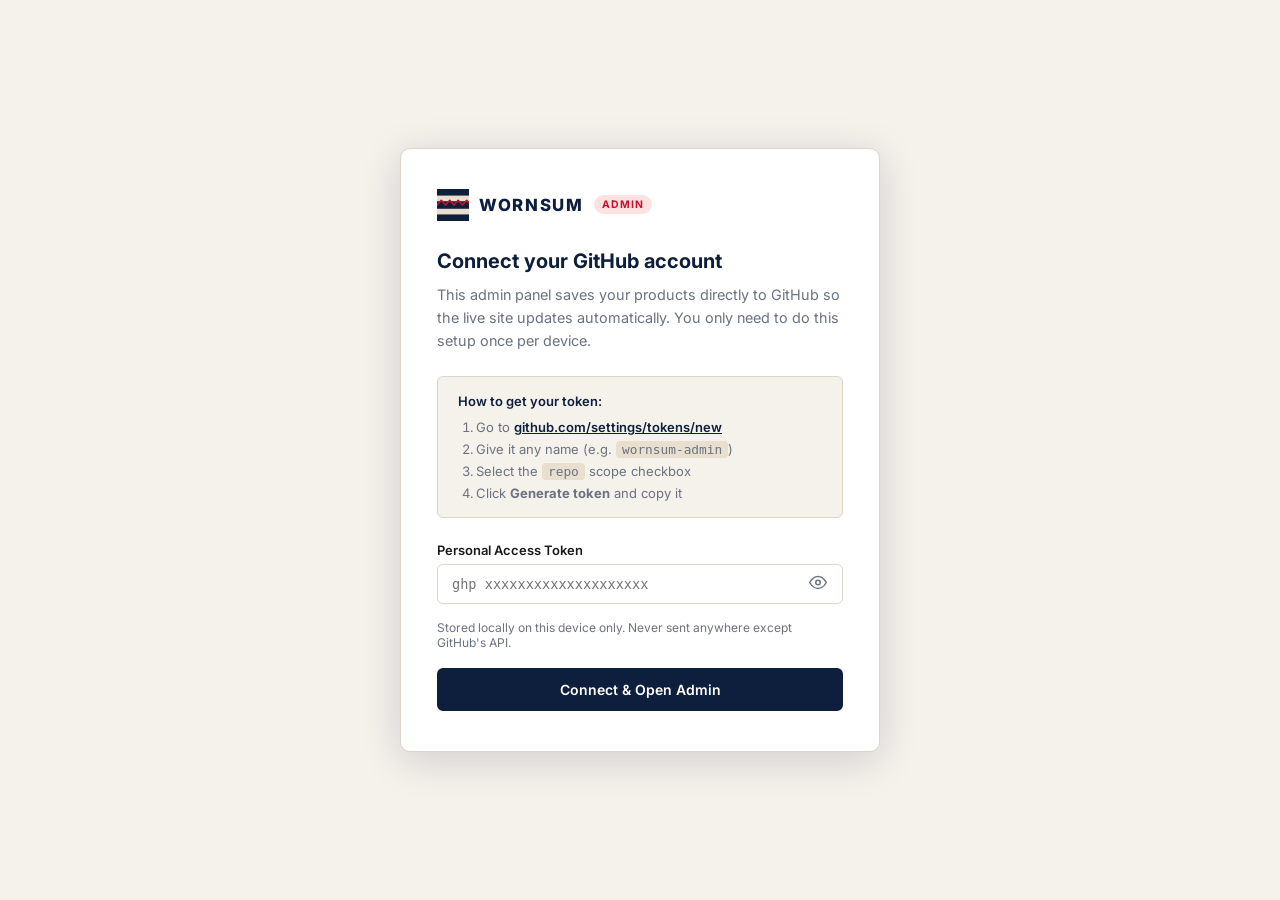
<file: admin.html>
<!DOCTYPE html>
<html lang="en">
<head>
  <meta charset="UTF-8" />
  <meta name="viewport" content="width=device-width, initial-scale=1.0, maximum-scale=1.0" />
  <title>Admin — Wornsum</title>
  <link rel="preconnect" href="https://fonts.googleapis.com" />
  <link rel="preconnect" href="https://fonts.gstatic.com" crossorigin />
  <link href="https://fonts.googleapis.com/css2?family=Inter:wght@400;500;600;700;800&display=swap" rel="stylesheet" />
  <style>
    /* ── Tokens (mirrors style.css) ─────────────────────── */
    :root {
      --navy:       #0D1F3C;
      --white:      #FFFFFF;
      --red:        #C8102E;
      --cream:      #E8DFCF;
      --bg:         #F5F1EB;
      --text:       #1A1A1A;
      --muted:      #6B7280;
      --border:     #DDD6C8;
      --green:      #16a34a;
      --green-bg:   #DCFCE7;
      --red-bg:     #FEE2E2;
      --radius:     10px;
      --radius-sm:  6px;
      --ease:       0.2s ease;
      --font:       'Inter', system-ui, sans-serif;
      --nav-h:      64px;
      --shadow:     0 4px 20px rgba(13,31,60,.10);
      --shadow-lg:  0 8px 40px rgba(13,31,60,.16);
    }

    /* ── Reset ───────────────────────────────────────────── */
    *, *::before, *::after { box-sizing: border-box; margin: 0; padding: 0; }
    html  { scroll-behavior: smooth; }
    body  {
      font-family: var(--font);
      background: var(--bg);
      color: var(--text);
      -webkit-font-smoothing: antialiased;
      min-height: 100vh;
    }
    img   { display: block; max-width: 100%; }
    a     { text-decoration: none; color: inherit; }
    button { font-family: var(--font); cursor: pointer; border: none; background: none; }
    input, select, textarea { font-family: var(--font); }

    /* ── Buttons ─────────────────────────────────────────── */
    .btn {
      display: inline-flex; align-items: center; justify-content: center; gap: 6px;
      padding: 11px 22px; border-radius: var(--radius-sm);
      font-size: 0.875rem; font-weight: 600;
      border: 2px solid transparent;
      transition: all var(--ease); cursor: pointer; white-space: nowrap;
    }
    .btn-primary { background: var(--navy); color: var(--white); border-color: var(--navy); }
    .btn-primary:hover:not(:disabled) { background: var(--red); border-color: var(--red); }
    .btn-primary:disabled { opacity: .55; cursor: not-allowed; }
    .btn-ghost   { background: transparent; color: var(--navy); border-color: var(--border); }
    .btn-ghost:hover { border-color: var(--navy); background: var(--bg); }
    .btn-danger  { background: transparent; color: var(--red); border-color: #FCA5A5; }
    .btn-danger:hover { background: var(--red-bg); border-color: var(--red); }
    .btn-sm      { padding: 7px 14px; font-size: 0.8125rem; }
    .btn-full    { width: 100%; }
    .btn-icon    {
      width: 38px; height: 38px; padding: 0; border-radius: var(--radius-sm);
      display: inline-flex; align-items: center; justify-content: center;
    }

    /* ── Form elements ───────────────────────────────────── */
    .form-group { margin-bottom: 18px; }
    .form-group label {
      display: block; margin-bottom: 6px;
      font-size: 0.8125rem; font-weight: 600; color: var(--text);
    }
    .form-group input,
    .form-group select,
    .form-group textarea {
      width: 100%; padding: 11px 14px;
      border: 1.5px solid var(--border); border-radius: var(--radius-sm);
      font-size: 0.9375rem; color: var(--text); background: var(--white);
      outline: none; appearance: none;
      transition: border-color var(--ease), box-shadow var(--ease);
    }
    .form-group input:focus,
    .form-group select:focus,
    .form-group textarea:focus {
      border-color: var(--navy);
      box-shadow: 0 0 0 3px rgba(13,31,60,.08);
    }
    .form-group textarea { resize: vertical; min-height: 90px; line-height: 1.6; }
    .form-row { display: grid; grid-template-columns: 1fr 1fr; gap: 12px; }
    .form-hint { font-size: 0.75rem; color: var(--muted); margin-top: 4px; }

    /* ── Toggle switch ───────────────────────────────────── */
    .toggle-row {
      display: flex; align-items: center; justify-content: space-between;
      padding: 14px 16px; background: var(--bg); border-radius: var(--radius-sm);
      border: 1.5px solid var(--border);
    }
    .toggle-label { font-size: 0.875rem; font-weight: 600; }
    .toggle-desc  { font-size: 0.75rem; color: var(--muted); margin-top: 2px; }
    .switch       { position: relative; width: 44px; height: 24px; flex-shrink: 0; }
    .switch input { opacity: 0; width: 0; height: 0; }
    .switch-track {
      position: absolute; inset: 0; border-radius: 12px;
      background: var(--border); transition: background var(--ease); cursor: pointer;
    }
    .switch-track::before {
      content: ''; position: absolute;
      width: 18px; height: 18px; border-radius: 50%;
      top: 3px; left: 3px; background: white;
      transition: transform var(--ease);
      box-shadow: 0 1px 4px rgba(0,0,0,.2);
    }
    .switch input:checked + .switch-track { background: var(--navy); }
    .switch input:checked + .switch-track::before { transform: translateX(20px); }

    /* ── Admin navbar ────────────────────────────────────── */
    .admin-nav {
      position: sticky; top: 0; z-index: 100;
      height: var(--nav-h);
      background: var(--white);
      border-bottom: 1px solid var(--border);
      box-shadow: 0 2px 0 0 rgba(200,16,46,.12);
      display: flex; align-items: center;
    }
    .admin-nav-inner {
      max-width: 1200px; width: 100%; margin: 0 auto;
      padding: 0 20px;
      display: flex; align-items: center; justify-content: space-between; gap: 12px;
    }
    .admin-logo {
      display: flex; align-items: center; gap: 10px;
      font-weight: 800; font-size: 1rem; letter-spacing: .08em;
      color: var(--navy); text-transform: uppercase;
    }
    .admin-pill {
      font-size: 0.65rem; font-weight: 700; letter-spacing: .1em;
      text-transform: uppercase; color: var(--red);
      background: #FEE2E2; padding: 3px 8px; border-radius: 100px;
    }
    .admin-nav-actions { display: flex; align-items: center; gap: 8px; }

    /* ── Page wrapper ────────────────────────────────────── */
    .admin-page { max-width: 1200px; margin: 0 auto; padding: 32px 20px 80px; }

    /* ── Section header ──────────────────────────────────── */
    .section-hd {
      display: flex; align-items: center; justify-content: space-between;
      margin-bottom: 24px; gap: 12px;
    }
    .section-title { font-size: 1.25rem; font-weight: 700; color: var(--navy); }
    .section-count {
      font-size: 0.8125rem; color: var(--muted); font-weight: 500; margin-top: 2px;
    }

    /* ── Loading state ───────────────────────────────────── */
    .loading-wrap {
      display: flex; flex-direction: column; align-items: center;
      padding: 80px 24px; gap: 16px;
    }
    .spinner {
      width: 40px; height: 40px; border-radius: 50%;
      border: 3px solid var(--border);
      border-top-color: var(--navy);
      animation: spin .8s linear infinite;
    }
    @keyframes spin { to { transform: rotate(360deg); } }
    .loading-text { font-size: 0.9375rem; color: var(--muted); }

    /* ── Product grid (admin) ────────────────────────────── */
    .admin-grid {
      display: grid;
      grid-template-columns: repeat(auto-fill, minmax(260px, 1fr));
      gap: 20px;
    }
    .admin-card {
      background: var(--white); border: 1px solid var(--border);
      border-radius: var(--radius); overflow: hidden;
      transition: box-shadow var(--ease);
    }
    .admin-card:hover { box-shadow: var(--shadow); }
    .admin-card-img {
      aspect-ratio: 1; background: var(--cream); overflow: hidden; position: relative;
    }
    .admin-card-img img { width: 100%; height: 100%; object-fit: cover; }
    .featured-chip {
      position: absolute; top: 10px; left: 10px;
      font-size: 0.65rem; font-weight: 700; letter-spacing: .08em;
      text-transform: uppercase; color: var(--white);
      background: var(--navy); padding: 3px 9px; border-radius: 100px;
    }
    .admin-card-body { padding: 14px 16px 16px; }
    .admin-card-name { font-weight: 700; color: var(--text); margin-bottom: 6px; font-size: 0.9375rem; }
    .admin-card-meta { display: flex; gap: 6px; flex-wrap: wrap; margin-bottom: 14px; }
    .meta-tag {
      font-size: 0.7rem; font-weight: 600;
      padding: 2px 8px; border-radius: 100px;
    }
    .meta-price { background: var(--navy); color: var(--white); }
    .meta-size  { background: var(--cream); color: var(--text); }
    .meta-cat   { background: var(--bg); color: var(--muted); border: 1px solid var(--border); }
    .admin-card-actions { display: flex; gap: 8px; }

    /* ── Empty state ─────────────────────────────────────── */
    .empty-state {
      grid-column: 1 / -1;
      display: flex; flex-direction: column; align-items: center;
      padding: 72px 24px; text-align: center; gap: 12px;
    }
    .empty-icon { color: var(--border); margin-bottom: 4px; }
    .empty-title { font-size: 1.125rem; font-weight: 700; color: var(--navy); }
    .empty-sub   { font-size: 0.9rem; color: var(--muted); max-width: 260px; }

    /* ── Setup screen ────────────────────────────────────── */
    #setup-screen {
      min-height: 100vh; display: flex; align-items: center; justify-content: center;
      padding: 24px; background: var(--bg);
    }
    .setup-card {
      background: var(--white); border: 1px solid var(--border);
      border-radius: var(--radius); padding: 40px 36px;
      max-width: 480px; width: 100%;
      box-shadow: var(--shadow-lg);
    }
    .setup-logo { display: flex; align-items: center; gap: 10px; margin-bottom: 28px; }
    .setup-logo-text { font-weight: 800; font-size: 1.05rem; letter-spacing: .1em; text-transform: uppercase; color: var(--navy); }
    .setup-title { font-size: 1.25rem; font-weight: 700; color: var(--navy); margin-bottom: 10px; }
    .setup-sub   { font-size: 0.9rem; color: var(--muted); margin-bottom: 24px; line-height: 1.6; }
    .setup-steps {
      background: var(--bg); border-radius: var(--radius-sm); padding: 16px 20px;
      margin-bottom: 24px; border: 1px solid var(--border);
    }
    .setup-steps p { font-size: 0.8125rem; font-weight: 600; color: var(--navy); margin-bottom: 10px; }
    .setup-steps ol { padding-left: 18px; display: flex; flex-direction: column; gap: 6px; }
    .setup-steps li { font-size: 0.8125rem; color: var(--muted); }
    .setup-steps a  { color: var(--navy); text-decoration: underline; font-weight: 600; }
    .setup-steps code {
      background: var(--cream); padding: 1px 6px; border-radius: 4px;
      font-family: monospace; font-size: 0.8rem;
    }
    .token-input-wrap { position: relative; margin-bottom: 16px; }
    .token-input-wrap input { padding-right: 42px; font-family: monospace; font-size: 0.85rem; }
    .token-toggle {
      position: absolute; right: 12px; top: 50%; transform: translateY(-50%);
      color: var(--muted); padding: 4px; cursor: pointer;
    }

    /* ── Modal overlay ───────────────────────────────────── */
    .modal-overlay {
      position: fixed; inset: 0; z-index: 300;
      background: rgba(13,31,60,.4);
      backdrop-filter: blur(4px);
      display: flex; align-items: flex-end; justify-content: center;
      opacity: 0; pointer-events: none; transition: opacity var(--ease);
    }
    .modal-overlay.open { opacity: 1; pointer-events: all; }

    .modal-sheet {
      background: var(--white);
      border-radius: 16px 16px 0 0;
      width: 100%; max-height: 92vh;
      overflow-y: auto; overflow-x: hidden;
      transform: translateY(100%); transition: transform .3s cubic-bezier(.32,.72,0,1);
      -webkit-overflow-scrolling: touch;
    }
    .modal-overlay.open .modal-sheet { transform: translateY(0); }

    @media (min-width: 640px) {
      .modal-overlay { align-items: center; }
      .modal-sheet {
        border-radius: var(--radius);
        width: min(560px, 95vw); max-height: 88vh;
        transform: scale(.95) translateY(8px);
        transition: transform .25s cubic-bezier(.32,.72,0,1), opacity .25s ease;
        opacity: 0;
      }
      .modal-overlay.open .modal-sheet { transform: scale(1) translateY(0); opacity: 1; }
    }

    .modal-drag {
      width: 40px; height: 4px; border-radius: 2px;
      background: var(--border); margin: 14px auto 0;
    }
    @media (min-width: 640px) { .modal-drag { display: none; } }

    .modal-header {
      padding: 20px 24px 0;
      display: flex; align-items: center; justify-content: space-between;
      position: sticky; top: 0; background: var(--white); z-index: 1;
      border-bottom: 1px solid var(--border); padding-bottom: 16px;
    }
    .modal-title { font-size: 1.125rem; font-weight: 700; color: var(--navy); }
    .modal-close {
      width: 32px; height: 32px; border-radius: 50%;
      display: flex; align-items: center; justify-content: center;
      font-size: 1.2rem; color: var(--muted);
      transition: background var(--ease);
    }
    .modal-close:hover { background: var(--bg); color: var(--text); }

    .modal-body   { padding: 24px; }
    .modal-footer {
      padding: 16px 24px 24px; display: flex; gap: 10px;
      position: sticky; bottom: 0; background: var(--white);
      border-top: 1px solid var(--border);
    }
    @media (max-width: 639px) {
      .modal-footer { padding-bottom: max(24px, env(safe-area-inset-bottom)); }
    }

    /* ── Multi-image grid ────────────────────────────────── */
    .image-grid {
      display: grid;
      grid-template-columns: repeat(auto-fill, minmax(90px, 1fr));
      gap: 8px; margin-bottom: 20px;
    }
    .img-thumb {
      aspect-ratio: 1; border-radius: var(--radius-sm);
      overflow: hidden; position: relative; background: var(--cream);
    }
    .img-thumb img { width: 100%; height: 100%; object-fit: cover; display: block; }
    .thumb-cover {
      position: absolute; bottom: 0; left: 0; right: 0;
      background: rgba(13,31,60,.72); color: white;
      font-size: 0.55rem; font-weight: 700; text-align: center;
      padding: 3px; text-transform: uppercase; letter-spacing: .06em;
    }
    .thumb-remove {
      position: absolute; top: 4px; right: 4px;
      width: 20px; height: 20px; border-radius: 50%;
      background: rgba(200,16,46,.85); color: white;
      font-size: 1rem; line-height: 20px; text-align: center;
      cursor: pointer; border: none; font-family: var(--font);
    }
    .image-add-tile {
      aspect-ratio: 1; border: 2px dashed var(--border); border-radius: var(--radius-sm);
      display: flex; flex-direction: column; align-items: center; justify-content: center;
      gap: 5px; cursor: pointer; position: relative;
      background: var(--bg); transition: border-color var(--ease), background var(--ease);
    }
    .image-add-tile:hover { border-color: var(--navy); background: var(--cream); }
    .image-add-tile input { position: absolute; inset: 0; opacity: 0; cursor: pointer; width: 100%; height: 100%; }
    .image-add-tile svg { color: var(--muted); }
    .image-add-tile span { font-size: 0.7rem; font-weight: 600; color: var(--muted); }

    /* ── Delete confirm modal ────────────────────────────── */
    .confirm-overlay {
      position: fixed; inset: 0; z-index: 400;
      background: rgba(13,31,60,.5); backdrop-filter: blur(4px);
      display: flex; align-items: center; justify-content: center; padding: 24px;
      opacity: 0; pointer-events: none; transition: opacity var(--ease);
    }
    .confirm-overlay.open { opacity: 1; pointer-events: all; }
    .confirm-card {
      background: var(--white); border-radius: var(--radius);
      padding: 28px; max-width: 380px; width: 100%;
      box-shadow: var(--shadow-lg);
      transform: scale(.96); transition: transform .2s ease;
    }
    .confirm-overlay.open .confirm-card { transform: scale(1); }
    .confirm-card h3 { font-size: 1.0625rem; font-weight: 700; color: var(--navy); margin-bottom: 8px; }
    .confirm-card p  { font-size: 0.9rem; color: var(--muted); margin-bottom: 24px; line-height: 1.6; }
    .confirm-actions { display: flex; gap: 10px; justify-content: flex-end; }

    /* ── Toast ───────────────────────────────────────────── */
    #toast-wrap {
      position: fixed; bottom: 24px; left: 50%; transform: translateX(-50%);
      z-index: 500; display: flex; flex-direction: column; align-items: center; gap: 8px;
      pointer-events: none;
    }
    .toast {
      display: flex; align-items: center; gap: 10px;
      padding: 12px 20px; border-radius: 100px;
      font-size: 0.875rem; font-weight: 600; white-space: nowrap;
      box-shadow: var(--shadow-lg);
      animation: toastIn .25s ease, toastOut .3s ease 2.5s forwards;
    }
    .toast-success { background: var(--navy); color: white; }
    .toast-error   { background: var(--red);  color: white; }
    @keyframes toastIn  { from { opacity:0; transform: translateY(12px); } to { opacity:1; transform: translateY(0); } }
    @keyframes toastOut { from { opacity:1; } to { opacity:0; transform: translateY(8px); } }

    /* ── Save status indicator ───────────────────────────── */
    .save-status {
      font-size: 0.8125rem; color: var(--muted); display: flex; align-items: center; gap: 6px;
    }
    .save-dot { width: 7px; height: 7px; border-radius: 50%; background: var(--green); }

    /* ── FAB (mobile add button) ─────────────────────────── */
    .fab {
      position: fixed; bottom: 24px; right: 20px; z-index: 90;
      width: 56px; height: 56px; border-radius: 50%;
      background: var(--navy); color: white;
      display: none; align-items: center; justify-content: center;
      box-shadow: var(--shadow-lg); font-size: 1.5rem;
      transition: background var(--ease), transform var(--ease);
    }
    .fab:hover { background: var(--red); transform: scale(1.05); }
    @media (max-width: 640px) {
      .fab { display: flex; }
      .desktop-add-btn { display: none !important; }
    }

    /* ── Drop schedule card ──────────────────────────────── */
    .drop-card {
      background: var(--white);
      border: 1px solid var(--border);
      border-left: 4px solid var(--navy);
      border-radius: var(--radius);
      padding: 20px 24px;
      margin-bottom: 28px;
    }
    .drop-card-top {
      display: flex; align-items: flex-start; justify-content: space-between;
      gap: 12px; margin-bottom: 14px;
    }
    .drop-card-lbl  { font-size: 0.72rem; font-weight: 700; letter-spacing: .09em; text-transform: uppercase; color: var(--muted); margin-bottom: 3px; }
    .drop-card-stat { font-size: 0.9rem; font-weight: 600; color: var(--navy); }
    .drop-badge {
      font-size: 0.65rem; font-weight: 700; letter-spacing: .07em;
      text-transform: uppercase; padding: 4px 10px; border-radius: 100px; white-space: nowrap; flex-shrink: 0;
    }
    .drop-badge-live  { background: #dcfce7; color: #15803d; }
    .drop-badge-sched { background: #fef3c7; color: #b45309; }
    .drop-controls { display: flex; gap: 10px; align-items: center; flex-wrap: wrap; }
    .drop-dt-input {
      padding: 9px 12px; border: 1.5px solid var(--border); border-radius: var(--radius-sm);
      font-family: var(--font); font-size: 0.875rem; color: var(--text); background: var(--white);
      outline: none; flex: 1; min-width: 190px; transition: border-color var(--ease);
    }
    .drop-dt-input:focus { border-color: var(--navy); }
    .drop-actions { display: flex; gap: 8px; margin-top: 10px; flex-wrap: wrap; }
    .btn-green { background: #16a34a; color: white; border-color: #16a34a; }
    .btn-green:hover { background: #15803d; border-color: #15803d; }

    /* ── Sold state ──────────────────────────────────────── */
    .admin-sold-overlay {
      position: absolute; inset: 0;
      background: rgba(13,31,60,.32);
      display: flex; align-items: center; justify-content: center;
      pointer-events: none;
    }
    .admin-sold-stamp {
      background: white; color: var(--navy);
      font-size: 0.65rem; font-weight: 800; letter-spacing: .12em;
      text-transform: uppercase; padding: 5px 12px; border-radius: 100px;
      transform: rotate(-12deg);
    }
    .btn-sold     { background: #16a34a; color: white; border-color: #16a34a; }
    .btn-sold:hover { background: #15803d; border-color: #15803d; }
    .btn-avail    { background: transparent; color: var(--muted); border-color: var(--border); }
    .btn-avail:hover { border-color: #16a34a; color: #16a34a; }

    /* ── Product status chips ────────────────────────────── */
    .status-chip {
      position: absolute; top: 10px; right: 10px;
      font-size: 0.6rem; font-weight: 700; letter-spacing: .08em; text-transform: uppercase;
      padding: 3px 8px; border-radius: 100px; cursor: pointer;
      transition: opacity 0.15s ease; user-select: none;
    }
    .status-chip:hover { opacity: 0.75; }
    .chip-live  { background: #dcfce7; color: #15803d; }
    .chip-draft { background: rgba(245,241,235,.96); color: #6B7280; border: 1px solid #DDD6C8; }

    /* ── Responsive ──────────────────────────────────────── */
    @media (max-width: 480px) {
      .setup-card { padding: 28px 20px; }
      .form-row { grid-template-columns: 1fr; }
      .admin-card-actions .btn span { display: none; }
    }
  </style>
</head>
<body>

<!-- ── Toast container ──────────────────────────────────── -->
<div id="toast-wrap"></div>

<!-- ── Delete confirm modal ─────────────────────────────── -->
<div class="confirm-overlay" id="confirm-overlay">
  <div class="confirm-card">
    <h3>Delete Product?</h3>
    <p id="confirm-msg">This will permanently remove the product from your store.</p>
    <div class="confirm-actions">
      <button class="btn btn-ghost btn-sm" onclick="closeConfirm()">Cancel</button>
      <button class="btn btn-danger btn-sm" id="confirm-ok-btn">Delete</button>
    </div>
  </div>
</div>

<!-- ═══════════════════════════════════════════════════════
     SETUP SCREEN (shown until token is entered)
     ═══════════════════════════════════════════════════════ -->
<div id="setup-screen" style="display:none;">
  <div class="setup-card">
    <div class="setup-logo">
      <svg width="32" height="32" viewBox="0 0 34 34" fill="none">
        <rect width="34" height="34" rx="4" fill="#E8DFCF"/>
        <rect y="0" width="34" height="7" fill="#0D1F3C"/>
        <rect y="13" width="34" height="8" fill="#0D1F3C"/>
        <rect y="27" width="34" height="7" fill="#0D1F3C"/>
        <polyline points="0,17 4.5,12 9,17 13.5,12 18,17 22.5,12 27,17 31.5,12 34,14.5"
          stroke="#C8102E" stroke-width="1.8" fill="none" stroke-linecap="round" stroke-linejoin="round"/>
      </svg>
      <span class="setup-logo-text">Wornsum</span>
      <span class="admin-pill">Admin</span>
    </div>

    <h2 class="setup-title">Connect your GitHub account</h2>
    <p class="setup-sub">
      This admin panel saves your products directly to GitHub so the live site updates automatically. You only need to do this setup once per device.
    </p>

    <div class="setup-steps">
      <p>How to get your token:</p>
      <ol>
        <li>Go to <a href="https://github.com/settings/tokens/new" target="_blank">github.com/settings/tokens/new</a></li>
        <li>Give it any name (e.g. <code>wornsum-admin</code>)</li>
        <li>Select the <code>repo</code> scope checkbox</li>
        <li>Click <strong>Generate token</strong> and copy it</li>
      </ol>
    </div>

    <div class="form-group">
      <label for="token-input">Personal Access Token</label>
      <div class="token-input-wrap">
        <input type="password" id="token-input" placeholder="ghp_xxxxxxxxxxxxxxxxxxxx"
               autocomplete="off" spellcheck="false" />
        <button class="token-toggle" onclick="toggleTokenVisibility()" id="token-toggle-btn" type="button">
          <svg id="eye-icon" width="18" height="18" viewBox="0 0 24 24" fill="none" stroke="currentColor" stroke-width="2" stroke-linecap="round" stroke-linejoin="round">
            <path d="M1 12s4-8 11-8 11 8 11 8-4 8-11 8-11-8-11-8z"/><circle cx="12" cy="12" r="3"/>
          </svg>
        </button>
      </div>
      <p class="form-hint">Stored locally on this device only. Never sent anywhere except GitHub's API.</p>
    </div>

    <button class="btn btn-primary btn-full" onclick="connectGitHub()" id="connect-btn">
      Connect &amp; Open Admin
    </button>
  </div>
</div>

<!-- ═══════════════════════════════════════════════════════
     MAIN ADMIN UI
     ═══════════════════════════════════════════════════════ -->
<div id="admin-main" style="display:none;">

  <!-- Navbar -->
  <nav class="admin-nav">
    <div class="admin-nav-inner">
      <div class="admin-logo">
        <svg width="30" height="30" viewBox="0 0 34 34" fill="none">
          <rect width="34" height="34" rx="4" fill="#E8DFCF"/>
          <rect y="0" width="34" height="7" fill="#0D1F3C"/>
          <rect y="13" width="34" height="8" fill="#0D1F3C"/>
          <rect y="27" width="34" height="7" fill="#0D1F3C"/>
          <polyline points="0,17 4.5,12 9,17 13.5,12 18,17 22.5,12 27,17 31.5,12 34,14.5"
            stroke="#C8102E" stroke-width="1.8" fill="none" stroke-linecap="round" stroke-linejoin="round"/>
        </svg>
        <span>Wornsum</span>
        <span class="admin-pill">Admin</span>
      </div>
      <div class="admin-nav-actions">
        <a href="index.html" class="btn btn-ghost btn-sm" target="_blank">
          <svg width="14" height="14" viewBox="0 0 24 24" fill="none" stroke="currentColor" stroke-width="2" stroke-linecap="round" stroke-linejoin="round">
            <path d="M18 13v6a2 2 0 0 1-2 2H5a2 2 0 0 1-2-2V8a2 2 0 0 1 2-2h6"/><polyline points="15 3 21 3 21 9"/><line x1="10" y1="14" x2="21" y2="3"/>
          </svg>
          <span>View Site</span>
        </a>
        <button class="btn btn-primary btn-sm desktop-add-btn" onclick="openAddModal()">
          <svg width="14" height="14" viewBox="0 0 24 24" fill="none" stroke="currentColor" stroke-width="2.5" stroke-linecap="round"><line x1="12" y1="5" x2="12" y2="19"/><line x1="5" y1="12" x2="19" y2="12"/></svg>
          Add Product
        </button>
        <button class="btn btn-icon btn-ghost" onclick="signOut()" title="Sign out" style="color:var(--muted)">
          <svg width="16" height="16" viewBox="0 0 24 24" fill="none" stroke="currentColor" stroke-width="2" stroke-linecap="round" stroke-linejoin="round">
            <path d="M9 21H5a2 2 0 0 1-2-2V5a2 2 0 0 1 2-2h4"/><polyline points="16 17 21 12 16 7"/><line x1="21" y1="12" x2="9" y2="12"/>
          </svg>
        </button>
      </div>
    </div>
  </nav>

  <!-- Page body -->
  <div class="admin-page">

    <!-- Drop schedule card -->
    <div class="drop-card">
      <div class="drop-card-top">
        <div>
          <div class="drop-card-lbl">Drop Schedule</div>
          <div class="drop-card-stat" id="drop-card-stat">Catalog is live</div>
        </div>
        <span class="drop-badge drop-badge-live" id="drop-badge">● Live</span>
      </div>
      <div class="drop-controls">
        <input type="datetime-local" class="drop-dt-input" id="drop-dt-input" />
        <button class="btn btn-primary btn-sm" onclick="scheduleDropTime()">Schedule Drop</button>
      </div>
      <div class="drop-actions">
        <button class="btn btn-green btn-sm" onclick="goLiveNow()">Go Live Now</button>
        <button class="btn btn-ghost btn-sm" onclick="clearDropTime()" id="clear-drop-btn" style="display:none;">Clear Schedule</button>
      </div>
    </div>

    <div class="section-hd">
      <div>
        <div class="section-title">Products</div>
        <div class="section-count" id="product-count">Loading…</div>
      </div>
      <div id="save-status-wrap" style="display:none;">
        <div class="save-status">
          <div class="save-dot"></div>
          Live on site in ~30s
        </div>
      </div>
    </div>

    <!-- Loading state -->
    <div class="loading-wrap" id="products-loading">
      <div class="spinner"></div>
      <p class="loading-text">Loading products from GitHub…</p>
    </div>

    <!-- Product grid -->
    <div class="admin-grid" id="product-grid" style="display:none;"></div>
  </div>

  <!-- FAB for mobile -->
  <button class="fab" onclick="openAddModal()" aria-label="Add product">
    <svg width="22" height="22" viewBox="0 0 24 24" fill="none" stroke="currentColor" stroke-width="2.5" stroke-linecap="round">
      <line x1="12" y1="5" x2="12" y2="19"/><line x1="5" y1="12" x2="19" y2="12"/>
    </svg>
  </button>
</div>

<!-- ═══════════════════════════════════════════════════════
     PRODUCT MODAL (add / edit)
     ═══════════════════════════════════════════════════════ -->
<div class="modal-overlay" id="product-modal" role="dialog" aria-modal="true" aria-labelledby="modal-title">
  <div class="modal-sheet">
    <div class="modal-drag"></div>

    <div class="modal-header">
      <h2 class="modal-title" id="modal-title">Add Product</h2>
      <button class="modal-close" onclick="closeModal()" aria-label="Close">×</button>
    </div>

    <div class="modal-body">

      <!-- Multi-image upload grid -->
      <div class="image-grid" id="image-grid">
        <!-- thumbnails + add tile rendered by renderImageGrid() -->
      </div>
      <input type="file" id="image-input" accept="image/*" multiple style="display:none;" />

      <!-- Product fields -->
      <div class="form-group">
        <label for="f-name">Product Name</label>
        <input type="text" id="f-name" placeholder="e.g. Vintage Levi's Trucker Jacket" />
      </div>

      <div class="form-row">
        <div class="form-group">
          <label for="f-price">Price ($)</label>
          <input type="number" id="f-price" placeholder="85" min="0" step="1" />
        </div>
        <div class="form-group">
          <label for="f-size">Size</label>
          <input type="text" id="f-size" placeholder="M, 32W, One Size…" />
        </div>
      </div>

      <div class="form-group">
        <label for="f-category">Category</label>
        <select id="f-category">
          <option value="Tops">Tops</option>
          <option value="Bottoms">Bottoms</option>
          <option value="Outerwear">Outerwear</option>
          <option value="Accessories">Accessories</option>
        </select>
      </div>

      <div class="form-group">
        <label for="f-description">Description</label>
        <textarea id="f-description" placeholder="Brief description of the item, condition, fit…"></textarea>
      </div>

      <div class="form-group">
        <div class="toggle-row">
          <div>
            <div class="toggle-label">Featured on Home page</div>
            <div class="toggle-desc">Show this product in the Top Picks section</div>
          </div>
          <label class="switch">
            <input type="checkbox" id="f-featured" />
            <span class="switch-track"></span>
          </label>
        </div>
      </div>

      <div class="form-group">
        <div class="toggle-row">
          <div>
            <div class="toggle-label">Published</div>
            <div class="toggle-desc">Visible to customers (respects drop schedule above)</div>
          </div>
          <label class="switch">
            <input type="checkbox" id="f-published" checked />
            <span class="switch-track"></span>
          </label>
        </div>
      </div>

    </div>

    <div class="modal-footer">
      <button class="btn btn-ghost btn-full" onclick="closeModal()">Cancel</button>
      <button class="btn btn-primary btn-full" id="save-btn" onclick="saveProduct()">
        Save Product
      </button>
    </div>
  </div>
</div>

<!-- ═══════════════════════════════════════════════════════
     JAVASCRIPT
     ═══════════════════════════════════════════════════════ -->
<script>
// ── Config ────────────────────────────────────────────────
const OWNER = 'ikexw';
const REPO  = 'wornsum';
const API   = 'https://api.github.com';


// ── State ─────────────────────────────────────────────────
let allProducts    = [];
let productsSha    = null;
let currentDropTime = null;
let editingId      = null;
let existingImages = [];   // paths already on GitHub
let pendingImages  = [];   // { base64, filename } awaiting upload
let confirmCallback = null;

// ── Token management ──────────────────────────────────────
function getToken()      { return localStorage.getItem('wornsum_gh_token'); }
function setToken(t)     { localStorage.setItem('wornsum_gh_token', t); }
function clearToken()    { localStorage.removeItem('wornsum_gh_token'); }

function headers() {
  return {
    Authorization: `token ${getToken()}`,
    Accept: 'application/vnd.github.v3+json',
    'Content-Type': 'application/json'
  };
}

// ── Boot ─────────────────────────────────────────────────
window.addEventListener('DOMContentLoaded', () => {
  if (getToken()) {
    showAdmin();
    loadProducts();
  } else {
    document.getElementById('setup-screen').style.display = 'flex';
  }
});

function showAdmin() {
  document.getElementById('setup-screen').style.display = 'none';
  document.getElementById('admin-main').style.display   = 'block';
}

// ── Setup screen ──────────────────────────────────────────
function toggleTokenVisibility() {
  const inp = document.getElementById('token-input');
  const ico = document.getElementById('eye-icon');
  if (inp.type === 'password') {
    inp.type = 'text';
    ico.innerHTML = `<path d="M17.94 17.94A10.07 10.07 0 0 1 12 20c-7 0-11-8-11-8a18.45 18.45 0 0 1 5.06-5.94M9.9 4.24A9.12 9.12 0 0 1 12 4c7 0 11 8 11 8a18.5 18.5 0 0 1-2.16 3.19"/><line x1="1" y1="1" x2="23" y2="23"/>`;
  } else {
    inp.type = 'password';
    ico.innerHTML = `<path d="M1 12s4-8 11-8 11 8 11 8-4 8-11 8-11-8-11-8z"/><circle cx="12" cy="12" r="3"/>`;
  }
}

async function connectGitHub() {
  const token = document.getElementById('token-input').value.trim();
  if (!token) { toast('Please paste your token first.', 'error'); return; }

  const btn = document.getElementById('connect-btn');
  btn.disabled = true;
  btn.textContent = 'Verifying…';

  try {
    const res = await fetch(`${API}/repos/${OWNER}/${REPO}`, {
      headers: { Authorization: `token ${token}`, Accept: 'application/vnd.github.v3+json' }
    });
    if (!res.ok) throw new Error('Token invalid or no repo access.');
    setToken(token);
    showAdmin();
    loadProducts();
  } catch (e) {
    btn.disabled = false;
    btn.textContent = 'Connect & Open Admin';
    toast(e.message, 'error');
  }
}

function signOut() {
  clearToken();
  location.reload();
}

// ── GitHub API helpers ────────────────────────────────────
async function getFile(path) {
  const res = await fetch(`${API}/repos/${OWNER}/${REPO}/contents/${path}`, { headers: headers() });
  if (!res.ok) throw new Error(`GitHub: could not read ${path} (${res.status})`);
  return res.json();
}

async function putFile(path, content, sha, message) {
  // btoa with full unicode support
  const b64 = btoa(unescape(encodeURIComponent(content)));
  const body = { message, content: b64 };
  if (sha) body.sha = sha;

  const res = await fetch(`${API}/repos/${OWNER}/${REPO}/contents/${path}`, {
    method: 'PUT', headers: headers(), body: JSON.stringify(body)
  });
  if (!res.ok) {
    const err = await res.json().catch(() => ({}));
    throw new Error(err.message || `GitHub: could not write ${path}`);
  }
  return res.json();
}

// ── Load products from repo ───────────────────────────────
async function loadProducts() {
  document.getElementById('products-loading').style.display = 'flex';
  document.getElementById('product-grid').style.display     = 'none';

  try {
    const file    = await getFile('js/products.js');
    productsSha   = file.sha;
    const source  = decodeURIComponent(escape(atob(file.content.replace(/\n/g, ''))));
    const match   = source.match(/const products\s*=\s*(\[[\s\S]*?\]);/);
    if (!match) throw new Error('Could not parse products.js — unexpected format.');
    allProducts   = new Function('return ' + match[1])();

    const dtMatch = source.match(/const dropTime\s*=\s*([^;]+);/);
    try { currentDropTime = dtMatch ? new Function('return ' + dtMatch[1])() : null; } catch { currentDropTime = null; }

    renderDropSchedule();
    renderGrid();
  } catch (e) {
    toast(e.message, 'error');
    document.getElementById('products-loading').innerHTML =
      `<p style="color:var(--red);text-align:center;padding:24px;">${e.message}</p>`;
  }
}

// ── Render admin product grid ─────────────────────────────
function renderGrid() {
  const grid = document.getElementById('product-grid');
  const loading = document.getElementById('products-loading');
  const count   = document.getElementById('product-count');

  loading.style.display = 'none';
  grid.style.display    = 'grid';
  count.textContent     = `${allProducts.length} product${allProducts.length !== 1 ? 's' : ''}`;

  grid.innerHTML = '';

  if (allProducts.length === 0) {
    grid.innerHTML = `
      <div class="empty-state">
        <svg class="empty-icon" width="56" height="56" viewBox="0 0 24 24" fill="none" stroke="currentColor" stroke-width="1.5" stroke-linecap="round" stroke-linejoin="round">
          <rect x="2" y="7" width="20" height="14" rx="2"/><path d="M16 7V5a2 2 0 0 0-4 0v2"/><path d="M8 7V5a2 2 0 0 0-4 0v2"/>
        </svg>
        <p class="empty-title">No products yet</p>
        <p class="empty-sub">Tap the + button to add your first product.</p>
      </div>`;
    return;
  }

  allProducts.forEach(p => {
    const isLive = p.published !== false;
    const card = document.createElement('div');
    card.className = 'admin-card';
    card.innerHTML = `
      <div class="admin-card-img">
        <img src="${p.image}" alt="${p.name}"
             onerror="this.src='images/placeholder.svg'">
        ${p.featured ? '<span class="featured-chip">Featured</span>' : ''}
        ${p.sold ? '<div class="admin-sold-overlay"><span class="admin-sold-stamp">Sold</span></div>' : ''}
        <span class="status-chip ${isLive ? 'chip-live' : 'chip-draft'}"
              onclick="togglePublished(${p.id})"
              title="${isLive ? 'Click to set as draft' : 'Click to publish'}">
          ${isLive ? '● Live' : '○ Draft'}
        </span>
      </div>
      <div class="admin-card-body">
        <div class="admin-card-name">${p.name}</div>
        <div class="admin-card-meta">
          <span class="meta-tag meta-price">$${p.price}</span>
          <span class="meta-tag meta-size">${p.size}</span>
          <span class="meta-tag meta-cat">${p.category}</span>
        </div>
        <div class="admin-card-actions">
          <button class="btn btn-ghost btn-sm" onclick="openEditModal(${p.id})" style="flex:1;">
            <svg width="13" height="13" viewBox="0 0 24 24" fill="none" stroke="currentColor" stroke-width="2" stroke-linecap="round" stroke-linejoin="round">
              <path d="M11 4H4a2 2 0 0 0-2 2v14a2 2 0 0 0 2 2h14a2 2 0 0 0 2-2v-7"/>
              <path d="M18.5 2.5a2.121 2.121 0 0 1 3 3L12 15l-4 1 1-4 9.5-9.5z"/>
            </svg>
            <span>Edit</span>
          </button>
          <button class="btn ${p.sold ? 'btn-sold' : 'btn-avail'} btn-sm" onclick="toggleSold(${p.id})" style="flex:1;"
                  title="${p.sold ? 'Mark as available again' : 'Mark as sold'}">
            <svg width="13" height="13" viewBox="0 0 24 24" fill="none" stroke="currentColor" stroke-width="2.5" stroke-linecap="round" stroke-linejoin="round">
              ${p.sold ? '<polyline points="20 6 9 17 4 12"/>' : '<circle cx="12" cy="12" r="10"/><polyline points="20 6 9 17 4 12"/>'}
            </svg>
            <span>${p.sold ? 'Sold' : 'Mark Sold'}</span>
          </button>
          <button class="btn btn-danger btn-sm" onclick="confirmDelete(${p.id})" style="flex:1;">
            <svg width="13" height="13" viewBox="0 0 24 24" fill="none" stroke="currentColor" stroke-width="2" stroke-linecap="round" stroke-linejoin="round">
              <polyline points="3 6 5 6 21 6"/><path d="M19 6l-1 14a2 2 0 0 1-2 2H8a2 2 0 0 1-2-2L5 6"/>
              <path d="M10 11v6"/><path d="M14 11v6"/><path d="M9 6V4a1 1 0 0 1 1-1h4a1 1 0 0 1 1 1v2"/>
            </svg>
            <span>Delete</span>
          </button>
        </div>
      </div>`;
    grid.appendChild(card);
  });
}

// ── Modal: open for add ───────────────────────────────────
function openAddModal() {
  editingId   = null;
  pendingImage = null;
  document.getElementById('modal-title').textContent = 'Add Product';
  document.getElementById('f-name').value        = '';
  document.getElementById('f-price').value       = '';
  document.getElementById('f-size').value        = '';
  document.getElementById('f-category').value    = 'Tops';
  document.getElementById('f-description').value = '';
  document.getElementById('f-featured').checked   = false;
  document.getElementById('f-published').checked  = true;
  existingImages = []; pendingImages = [];
  renderImageGrid();
  openModal();
}

// ── Modal: open for edit ──────────────────────────────────
function openEditModal(id) {
  const p = allProducts.find(x => x.id === id);
  if (!p) return;
  editingId    = id;
  pendingImage = null;

  document.getElementById('modal-title').textContent = 'Edit Product';
  document.getElementById('f-name').value        = p.name;
  document.getElementById('f-price').value       = p.price;
  document.getElementById('f-size').value        = p.size;
  document.getElementById('f-category').value    = p.category;
  document.getElementById('f-description').value = p.description || '';
  document.getElementById('f-featured').checked   = !!p.featured;
  document.getElementById('f-published').checked  = p.published !== false;

  // Load existing images
  existingImages = p.images && p.images.length ? [...p.images]
                 : (p.image && p.image !== 'images/placeholder.svg' ? [p.image] : []);
  pendingImages  = [];
  renderImageGrid();
  openModal();
}

function openModal() {
  document.getElementById('product-modal').classList.add('open');
  document.body.style.overflow = 'hidden';
  setTimeout(() => document.getElementById('f-name').focus(), 350);
}

function closeModal() {
  document.getElementById('product-modal').classList.remove('open');
  document.body.style.overflow = '';
}

// Close modal on overlay click
document.getElementById('product-modal').addEventListener('click', (e) => {
  if (e.target === e.currentTarget) closeModal();
});

// ── Multi-image handling ──────────────────────────────────
document.getElementById('image-input').addEventListener('change', (e) => {
  [...e.target.files].forEach(addImageFile);
  e.target.value = '';
});

function renderImageGrid() {
  const grid = document.getElementById('image-grid');
  grid.innerHTML = '';

  const allImgs = [
    ...existingImages.map(src => ({ src, isPending: false })),
    ...pendingImages.map(pi => ({ src: pi.dataUrl, isPending: true })),
  ];

  allImgs.forEach(({ src }, i) => {
    const thumb = document.createElement('div');
    thumb.className = 'img-thumb';
    thumb.innerHTML = `
      <img src="${src}" onerror="this.src='images/placeholder.svg'" />
      ${i === 0 ? '<span class="thumb-cover">Cover</span>' : ''}
      <button class="thumb-remove" onclick="removeImage(${i})" type="button">×</button>`;
    grid.appendChild(thumb);
  });

  // "Add Photo" tile
  const tile = document.createElement('div');
  tile.className = 'image-add-tile';
  tile.innerHTML = `
    <input type="file" accept="image/*" multiple onchange="[...this.files].forEach(addImageFile);this.value='';" />
    <svg width="22" height="22" viewBox="0 0 24 24" fill="none" stroke="currentColor" stroke-width="2" stroke-linecap="round" stroke-linejoin="round">
      <line x1="12" y1="5" x2="12" y2="19"/><line x1="5" y1="12" x2="19" y2="12"/>
    </svg>
    <span>${allImgs.length === 0 ? 'Add Photos' : 'Add More'}</span>`;
  grid.appendChild(tile);
}

function removeImage(index) {
  if (index < existingImages.length) {
    existingImages.splice(index, 1);
  } else {
    pendingImages.splice(index - existingImages.length, 1);
  }
  renderImageGrid();
}

function addImageFile(file) {
  if (file.size > 50 * 1024 * 1024) { toast('Image must be under 50MB.', 'error'); return; }
  const filename = `product-${Date.now()}-${Math.random().toString(36).slice(2,5)}.jpg`;
  const reader = new FileReader();
  reader.onload = (e) => {
    const img = new Image();
    img.onload = () => {
      const MAX = 1400;
      let { width: w, height: h } = img;
      if (w > MAX || h > MAX) {
        if (w > h) { h = Math.round(h * MAX / w); w = MAX; }
        else        { w = Math.round(w * MAX / h); h = MAX; }
      }
      const canvas = document.createElement('canvas');
      canvas.width = w; canvas.height = h;
      canvas.getContext('2d').drawImage(img, 0, 0, w, h);
      const dataUrl = canvas.toDataURL('image/jpeg', 0.88);
      pendingImages.push({ base64: dataUrl.split(',')[1], filename, dataUrl });
      renderImageGrid();
    };
    img.src = e.target.result;
  };
  reader.readAsDataURL(file);
}

// ── Save product ──────────────────────────────────────────
async function saveProduct() {
  const name  = document.getElementById('f-name').value.trim();
  const price = parseFloat(document.getElementById('f-price').value);
  const size  = document.getElementById('f-size').value.trim();
  const cat   = document.getElementById('f-category').value;
  const desc  = document.getElementById('f-description').value.trim();
  const feat  = document.getElementById('f-featured').checked;
  const pub   = document.getElementById('f-published').checked;

  if (!name)        { toast('Product name is required.', 'error'); return; }
  if (!price || isNaN(price)) { toast('Please enter a valid price.', 'error'); return; }
  if (!size)        { toast('Size is required.', 'error'); return; }

  const btn = document.getElementById('save-btn');
  btn.disabled = true;
  btn.textContent = 'Saving…';

  try {
    // Upload any new images
    const uploaded = [];
    for (const pi of pendingImages) {
      const body = { message: `Upload: ${pi.filename}`, content: pi.base64 };
      try { const ex = await getFile(`images/${pi.filename}`); body.sha = ex.sha; } catch {}
      await fetch(`${API}/repos/${OWNER}/${REPO}/contents/images/${pi.filename}`, {
        method: 'PUT', headers: headers(), body: JSON.stringify(body)
      });
      uploaded.push(`images/${pi.filename}`);
    }

    const images   = [...existingImages, ...uploaded];
    const imagePath = images[0] || 'images/placeholder.svg'; // primary image (backward compat)

    if (editingId !== null) {
      const idx = allProducts.findIndex(p => p.id === editingId);
      allProducts[idx] = { id: editingId, name, category: cat, price, size, image: imagePath, images, featured: feat, description: desc, published: pub };
    } else {
      const newId = allProducts.length > 0 ? Math.max(...allProducts.map(p => p.id)) + 1 : 1;
      allProducts.push({ id: newId, name, category: cat, price, size, image: imagePath, images, featured: feat, description: desc, published: pub });
    }

    // Commit updated products.js
    const newContent = buildProductsJs(allProducts);
    const result = await putFile('js/products.js', newContent, productsSha,
      editingId !== null ? `Update product: ${name}` : `Add product: ${name}`);
    productsSha = result.content.sha;

    closeModal();
    renderGrid();
    showSaveStatus();
    toast(editingId !== null ? 'Product updated!' : 'Product added!', 'success');
  } catch (e) {
    toast(e.message, 'error');
  } finally {
    btn.disabled = false;
    btn.textContent = 'Save Product';
  }
}

// ── Delete product ────────────────────────────────────────
function confirmDelete(id) {
  const p = allProducts.find(x => x.id === id);
  if (!p) return;
  document.getElementById('confirm-msg').textContent =
    `"${p.name}" will be permanently removed from your store.`;
  document.getElementById('confirm-ok-btn').onclick = () => deleteProduct(id);
  document.getElementById('confirm-overlay').classList.add('open');
}

function closeConfirm() {
  document.getElementById('confirm-overlay').classList.remove('open');
}

async function deleteProduct(id) {
  closeConfirm();
  const p = allProducts.find(x => x.id === id);
  allProducts = allProducts.filter(x => x.id !== id);

  try {
    const newContent = buildProductsJs(allProducts);
    const result = await putFile('js/products.js', newContent, productsSha,
      `Remove product: ${p ? p.name : id}`);
    productsSha = result.content.sha;
    renderGrid();
    showSaveStatus();
    toast('Product deleted.', 'success');
  } catch (e) {
    toast(e.message, 'error');
  }
}

// ── Build products.js source ──────────────────────────────
function buildProductsJs(products) {
  const dropStr = currentDropTime ? JSON.stringify(currentDropTime) : 'null';
  return `// ============================================================
//  PRODUCTS  —  managed via Wornsum Admin (admin.html)
//  You can also edit this file directly.
//
//  dropTime: ISO string for a scheduled drop, or null (catalog always live).
//  published: true = visible to customers, false = permanent draft.
// ============================================================

const dropTime = ${dropStr};

const products = ${JSON.stringify(products, null, 2)};
`;
}

// ── Drop schedule ─────────────────────────────────────────
function renderDropSchedule() {
  const statEl   = document.getElementById('drop-card-stat');
  const badgeEl  = document.getElementById('drop-badge');
  const clearBtn = document.getElementById('clear-drop-btn');

  if (currentDropTime) {
    const dt = new Date(currentDropTime);
    const now = new Date();
    const fmt = dt.toLocaleDateString('en-US', { weekday:'short', month:'short', day:'numeric', hour:'numeric', minute:'2-digit' });
    if (dt > now) {
      statEl.textContent   = `Drops ${fmt}`;
      badgeEl.textContent  = '● Scheduled';
      badgeEl.className    = 'drop-badge drop-badge-sched';
    } else {
      statEl.textContent   = `Dropped ${fmt} — catalog live`;
      badgeEl.textContent  = '● Live';
      badgeEl.className    = 'drop-badge drop-badge-live';
    }
    clearBtn.style.display = '';
  } else {
    statEl.textContent   = 'Catalog is live';
    badgeEl.textContent  = '● Live';
    badgeEl.className    = 'drop-badge drop-badge-live';
    clearBtn.style.display = 'none';
  }
}

async function scheduleDropTime() {
  const val = document.getElementById('drop-dt-input').value;
  if (!val) { toast('Pick a date and time first.', 'error'); return; }
  const dt = new Date(val);
  if (dt <= new Date()) { toast('Drop time must be in the future.', 'error'); return; }
  currentDropTime = dt.toISOString();
  await saveProductsFile(`Schedule drop: ${dt.toLocaleDateString()}`);
}

async function clearDropTime() {
  currentDropTime = null;
  await saveProductsFile('Clear drop schedule');
}

async function goLiveNow() {
  currentDropTime = null;
  allProducts = allProducts.map(p => ({ ...p, published: true }));
  await saveProductsFile('Go live now — publish all products');
}

async function toggleSold(id) {
  const p = allProducts.find(x => x.id === id);
  if (!p) return;
  p.sold = !p.sold;
  try {
    await saveProductsFile(`${p.sold ? 'Mark sold' : 'Mark available'}: ${p.name}`);
  } catch {
    p.sold = !p.sold; // revert on error
  }
}

async function togglePublished(id) {
  const p = allProducts.find(x => x.id === id);
  if (!p) return;
  p.published = p.published === false;  // false → true, true → false
  try {
    await saveProductsFile(`${p.published ? 'Publish' : 'Draft'}: ${p.name}`);
  } catch {
    p.published = !p.published; // revert on error
  }
}

async function saveProductsFile(message) {
  try {
    const result = await putFile('js/products.js', buildProductsJs(allProducts), productsSha, message);
    productsSha  = result.content.sha;
    renderDropSchedule();
    renderGrid();
    showSaveStatus();
    toast('Saved!', 'success');
  } catch (e) {
    toast(e.message, 'error');
  }
}

// ── Save status indicator ─────────────────────────────────
function showSaveStatus() {
  const wrap = document.getElementById('save-status-wrap');
  wrap.style.display = 'flex';
  setTimeout(() => { wrap.style.display = 'none'; }, 8000);
}

// ── Toast notifications ───────────────────────────────────
function toast(message, type = 'success') {
  const wrap = document.getElementById('toast-wrap');
  const el   = document.createElement('div');
  el.className = `toast toast-${type}`;
  el.textContent = message;
  wrap.appendChild(el);
  setTimeout(() => el.remove(), 3000);
}

// ── Close confirm overlay on outside click ────────────────
document.getElementById('confirm-overlay').addEventListener('click', (e) => {
  if (e.target === e.currentTarget) closeConfirm();
});
</script>
</body>
</html>
</file>
